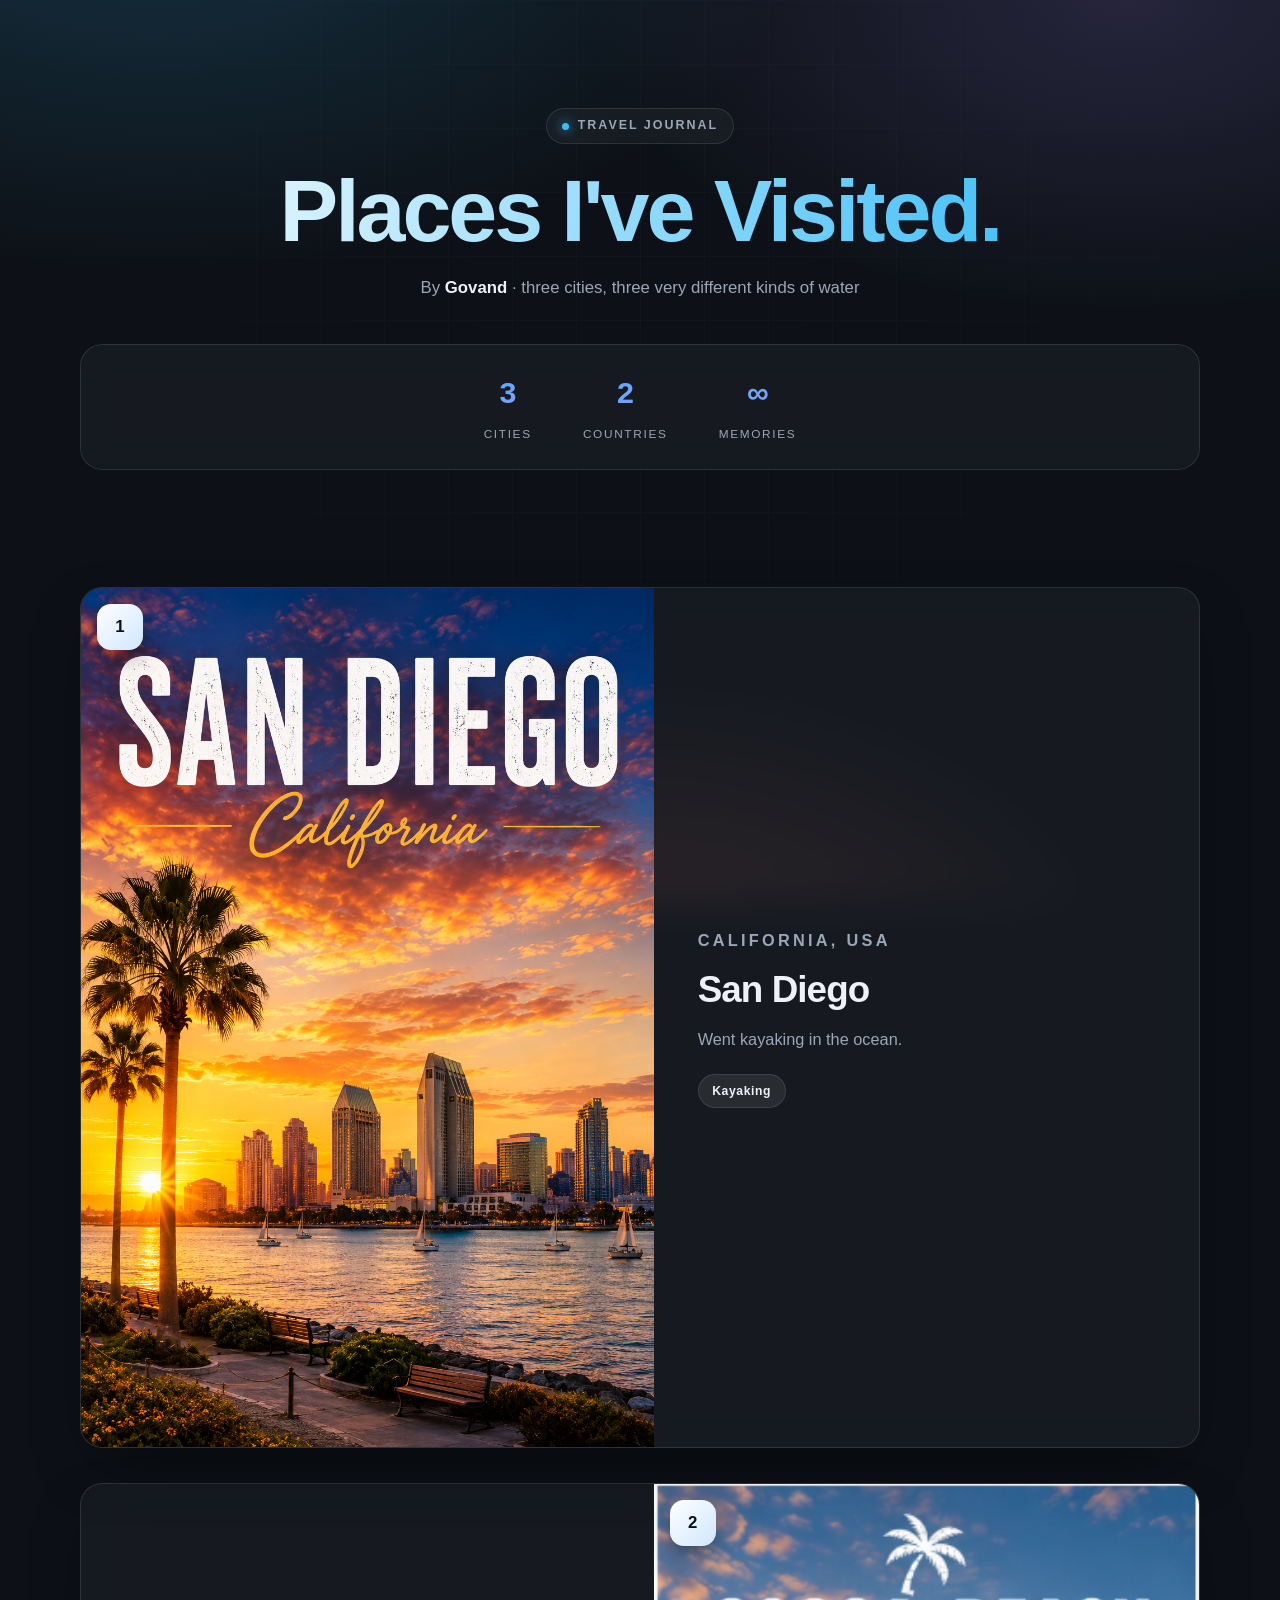
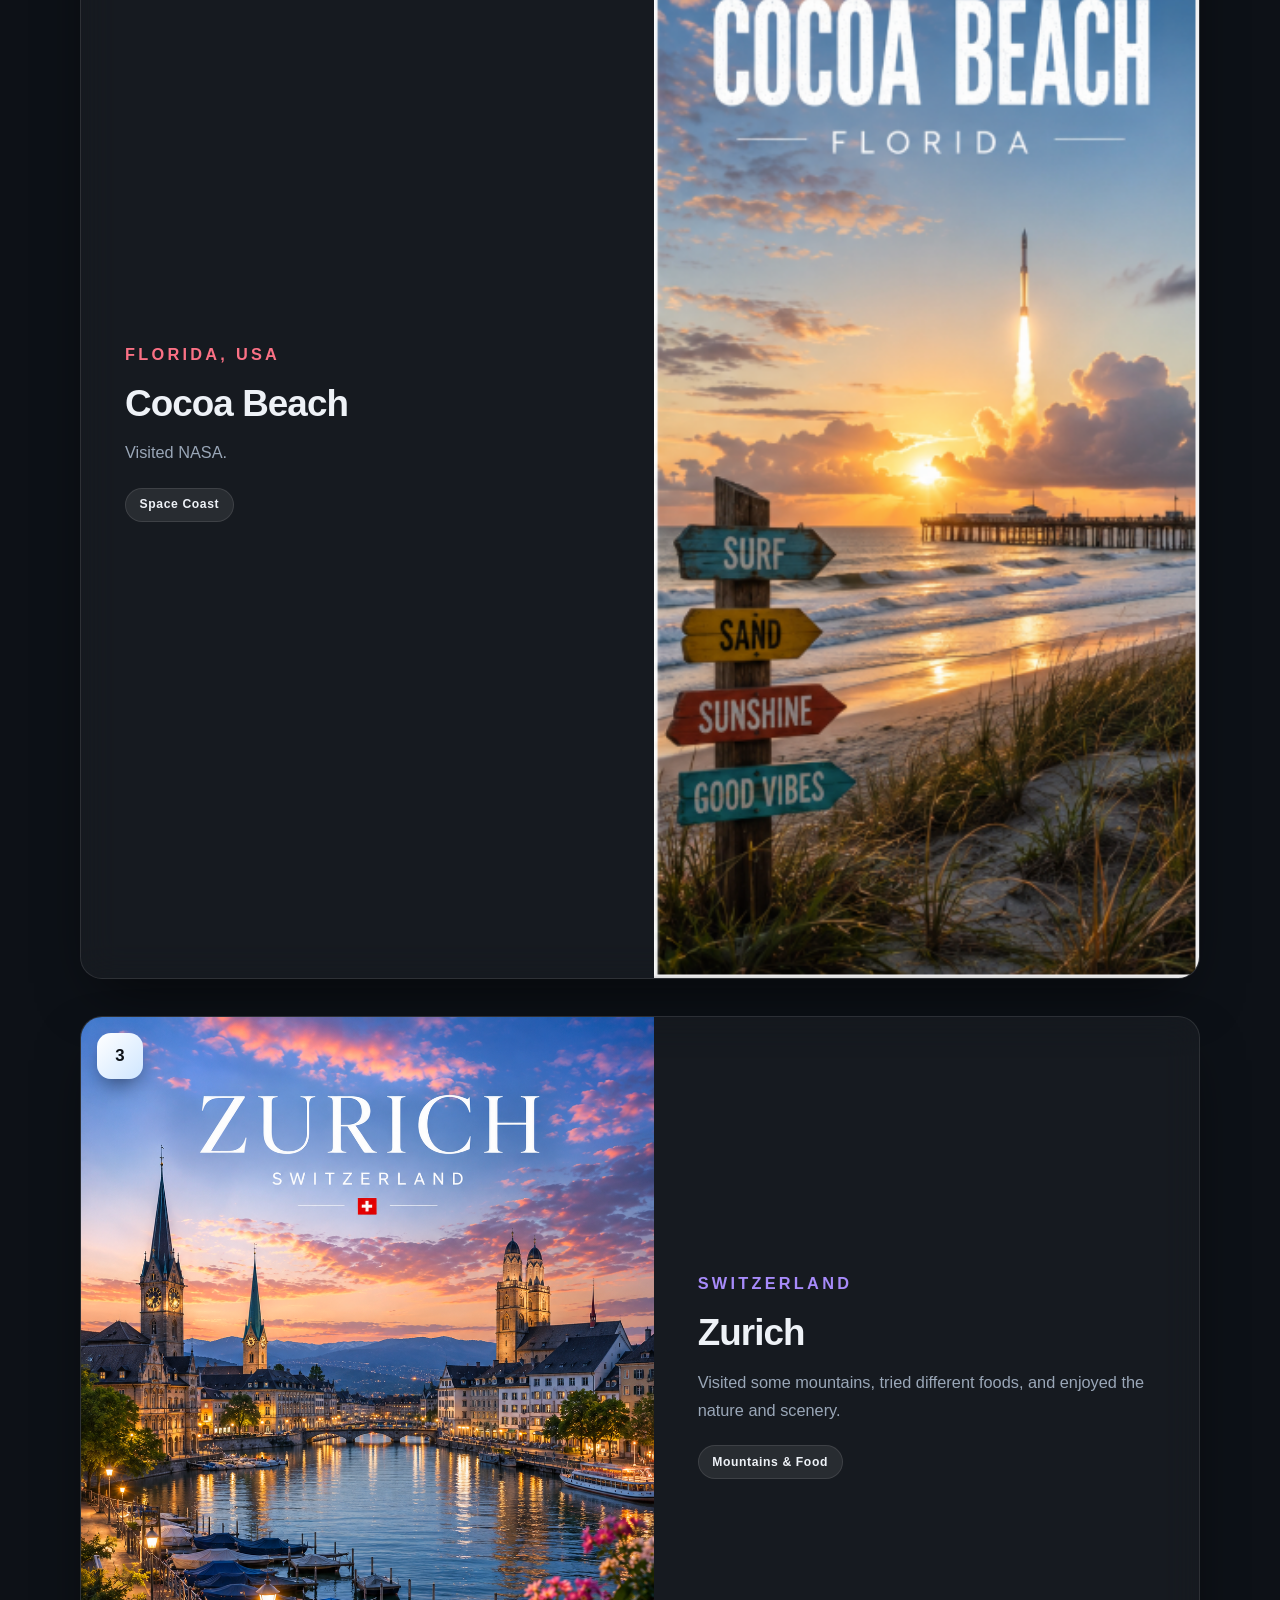
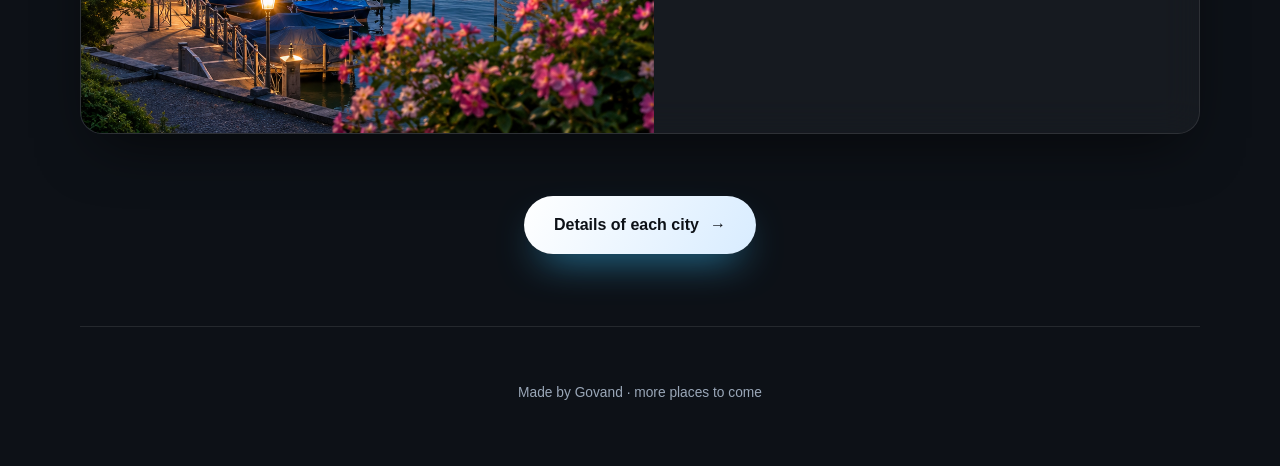
<file: index.html>
<!DOCTYPE html>
<html lang="en">
<head>
    <meta charset="UTF-8">
    <meta name="viewport" content="width=device-width, initial-scale=1.0">
    <title>Govand's favorite places</title>
    <link rel="stylesheet" href="style.css">
</head>
<body>

    <header class="hero wrap">
        <p class="eyebrow">Travel Journal</p>
        <h1>Places I've Visited.</h1>
        <p class="byline">By <strong>Govand</strong> &middot; three cities, three very different kinds of water</p>

        <div class="stats">
            <div class="stat"><b>3</b><span>Cities</span></div>
            <div class="stat"><b>2</b><span>Countries</span></div>
            <div class="stat"><b>&infin;</b><span>Memories</span></div>
        </div>
    </header>

    <main class="places wrap">

        <article class="place">
            <div class="place__media">
                <span class="place__num">1</span>
                <img src="images/san_diego.png" alt="San Diego">
            </div>
            <div class="place__body">
                <p class="place__region">California, USA</p>
                <h2>San Diego</h2>
                <p>Went kayaking in the ocean.</p>
                <span class="tag">Kayaking</span>
            </div>
        </article>

        <article class="place">
            <div class="place__media">
                <span class="place__num">2</span>
                <img src="images/cocoa_beach.png" alt="Cocoa Beach in Florida">
            </div>
            <div class="place__body">
                <p class="place__region">Florida, USA</p>
                <h2>Cocoa Beach</h2>
                <p>Visited NASA.</p>
                <span class="tag">Space Coast</span>
            </div>
        </article>

        <article class="place">
            <div class="place__media">
                <span class="place__num">3</span>
                <img src="images/zurich.png" alt="Zurich City in Switzerland">
            </div>
            <div class="place__body">
                <p class="place__region">Switzerland</p>
                <h2>Zurich</h2>
                <p>Visited some mountains, tried different foods, and enjoyed the nature and scenery.</p>
                <span class="tag">Mountains &amp; Food</span>
            </div>
        </article>

    </main>

    <div class="actions wrap">
        <a class="btn" href="details.html">Details of each city <span>&rarr;</span></a>
    </div>

    <footer class="footer wrap">
        <p>Made by Govand &middot; more places to come</p>
    </footer>

</body>
</html>
</file>
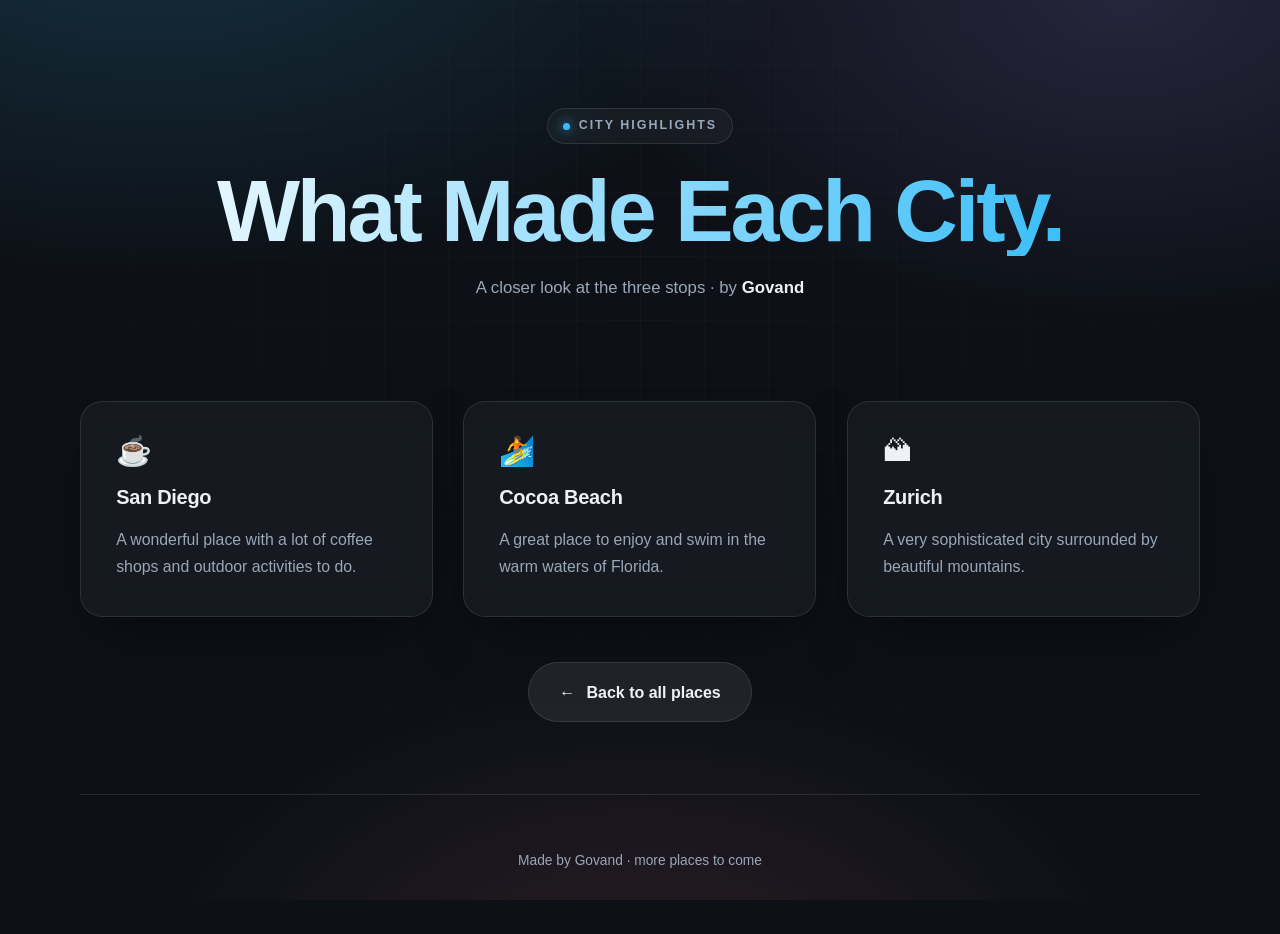
<file: details.html>
<!DOCTYPE html>
<html lang="en">
<head>
    <meta charset="UTF-8">
    <meta name="viewport" content="width=device-width, initial-scale=1.0">
    <title>Highlights</title>
    <link rel="stylesheet" href="style.css">
</head>
<body>

    <header class="hero wrap">
        <p class="eyebrow">City Highlights</p>
        <h1>What Made Each City.</h1>
        <p class="byline">A closer look at the three stops &middot; by <strong>Govand</strong></p>
    </header>

    <main class="highlights wrap">

        <article class="card">
            <div class="card__icon">&#9749;</div>
            <h2>San Diego</h2>
            <p>A wonderful place with a lot of coffee shops and outdoor activities to do.</p>
        </article>

        <article class="card">
            <div class="card__icon">&#127940;</div>
            <h2>Cocoa Beach</h2>
            <p>A great place to enjoy and swim in the warm waters of Florida.</p>
        </article>

        <article class="card">
            <div class="card__icon">&#127956;</div>
            <h2>Zurich</h2>
            <p>A very sophisticated city surrounded by beautiful mountains.</p>
        </article>

    </main>

    <div class="actions wrap">
        <a class="btn btn--ghost" href="index.html"><span>&larr;</span> Back to all places</a>
    </div>

    <footer class="footer wrap">
        <p>Made by Govand &middot; more places to come</p>
    </footer>

</body>
</html>
</file>
<file: style.css>
/* ==========================================================================
   Places I've Visited — stylesheet
   ========================================================================== */

/* --- Design tokens -------------------------------------------------------- */
:root {
    --bg: #0d1117;
    --bg-soft: #141b25;
    --surface: rgba(255, 255, 255, 0.04);
    --surface-strong: rgba(255, 255, 255, 0.08);
    --border: rgba(255, 255, 255, 0.10);
    --text: #eef2f7;
    --text-dim: #9aa7b8;

    --accent-1: #38bdf8;   /* ocean */
    --accent-2: #a78bfa;   /* dusk  */
    --accent-3: #fb7185;   /* coral */

    --radius: 22px;
    --radius-sm: 12px;
    --shadow: 0 24px 60px -20px rgba(0, 0, 0, 0.65);
    --ease: cubic-bezier(0.22, 1, 0.36, 1);
    --maxw: 1120px;
}

/* --- Reset ---------------------------------------------------------------- */
*,
*::before,
*::after { box-sizing: border-box; }

html { scroll-behavior: smooth; }

body {
    margin: 0;
    min-height: 100vh;
    font-family: "Inter", "Segoe UI", -apple-system, BlinkMacSystemFont, sans-serif;
    color: var(--text);
    background:
        radial-gradient(1100px 600px at 12% -10%, rgba(56, 189, 248, 0.18), transparent 60%),
        radial-gradient(900px 520px at 88% 0%, rgba(167, 139, 250, 0.16), transparent 60%),
        radial-gradient(800px 500px at 50% 110%, rgba(251, 113, 133, 0.12), transparent 60%),
        var(--bg);
    background-attachment: fixed;
    line-height: 1.7;
    -webkit-font-smoothing: antialiased;
}

/* Subtle animated grain / grid overlay */
body::before {
    content: "";
    position: fixed;
    inset: 0;
    pointer-events: none;
    z-index: 0;
    background-image:
        linear-gradient(rgba(255, 255, 255, 0.025) 1px, transparent 1px),
        linear-gradient(90deg, rgba(255, 255, 255, 0.025) 1px, transparent 1px);
    background-size: 64px 64px;
    mask-image: radial-gradient(circle at 50% 30%, #000 0%, transparent 78%);
    -webkit-mask-image: radial-gradient(circle at 50% 30%, #000 0%, transparent 78%);
}

/* --- Layout --------------------------------------------------------------- */
.wrap {
    position: relative;
    z-index: 1;
    width: min(100% - 2.5rem, var(--maxw));
    margin-inline: auto;
}

/* --- Hero ----------------------------------------------------------------- */
.hero {
    padding: clamp(4rem, 12vh, 8rem) 0 clamp(2.5rem, 6vh, 4rem);
    text-align: center;
}

.eyebrow {
    display: inline-flex;
    align-items: center;
    gap: 0.55rem;
    padding: 0.4rem 0.95rem;
    margin: 0 0 1.4rem;
    font-size: 0.78rem;
    font-weight: 600;
    letter-spacing: 0.16em;
    text-transform: uppercase;
    color: var(--text-dim);
    background: var(--surface);
    border: 1px solid var(--border);
    border-radius: 999px;
    backdrop-filter: blur(12px);
}

.eyebrow::before {
    content: "";
    width: 7px;
    height: 7px;
    border-radius: 50%;
    background: var(--accent-1);
    box-shadow: 0 0 12px var(--accent-1);
    animation: pulse 2.4s var(--ease) infinite;
}

@keyframes pulse {
    0%, 100% { opacity: 1;   transform: scale(1); }
    50%      { opacity: 0.4; transform: scale(0.75); }
}

.hero h1 {
    margin: 0;
    font-size: clamp(2.6rem, 8vw, 5.5rem);
    font-weight: 800;
    line-height: 1.02;
    letter-spacing: -0.035em;
    background: linear-gradient(100deg, #ffffff 0%, var(--accent-1) 45%, var(--accent-2) 75%, var(--accent-3) 100%);
    background-size: 200% auto;
    -webkit-background-clip: text;
    background-clip: text;
    color: transparent;
    animation: shimmer 9s linear infinite;
}

@keyframes shimmer {
    to { background-position: 200% center; }
}

.byline {
    margin: 1.1rem 0 0;
    font-size: 1.05rem;
    color: var(--text-dim);
}

.byline strong {
    color: var(--text);
    font-weight: 600;
}

/* --- Stats strip ---------------------------------------------------------- */
.stats {
    display: flex;
    flex-wrap: wrap;
    justify-content: center;
    gap: clamp(1rem, 4vw, 3.5rem);
    margin-top: 2.6rem;
    padding: 1.4rem clamp(1rem, 4vw, 2.5rem);
    background: var(--surface);
    border: 1px solid var(--border);
    border-radius: var(--radius);
    backdrop-filter: blur(16px);
}

.stat { text-align: center; }

.stat b {
    display: block;
    font-size: 1.9rem;
    font-weight: 800;
    letter-spacing: -0.02em;
    background: linear-gradient(120deg, var(--accent-1), var(--accent-2));
    -webkit-background-clip: text;
    background-clip: text;
    color: transparent;
}

.stat span {
    font-size: 0.74rem;
    letter-spacing: 0.14em;
    text-transform: uppercase;
    color: var(--text-dim);
}

/* --- Place cards ---------------------------------------------------------- */
.places {
    display: grid;
    gap: clamp(1.5rem, 3vw, 2.25rem);
    padding: clamp(2.5rem, 7vh, 5rem) 0;
}

.place {
    position: relative;
    display: grid;
    grid-template-columns: 1.05fr 1fr;
    align-items: stretch;
    overflow: hidden;
    background: var(--surface);
    border: 1px solid var(--border);
    border-radius: var(--radius);
    box-shadow: var(--shadow);
    backdrop-filter: blur(18px);
    transition: transform 0.55s var(--ease), border-color 0.4s var(--ease),
                box-shadow 0.55s var(--ease);
    animation: rise 0.9s var(--ease) both;
}

.place:nth-child(2) { animation-delay: 0.12s; }
.place:nth-child(3) { animation-delay: 0.24s; }

/* Alternate the image side for rhythm */
.place:nth-child(even) .place__media { order: 2; }

@keyframes rise {
    from { opacity: 0; transform: translateY(38px) scale(0.985); }
    to   { opacity: 1; transform: none; }
}

.place:hover {
    transform: translateY(-8px);
    border-color: rgba(255, 255, 255, 0.22);
    box-shadow: 0 34px 80px -24px rgba(0, 0, 0, 0.8);
}

/* Gradient edge that lights up on hover */
.place::after {
    content: "";
    position: absolute;
    inset: 0;
    border-radius: inherit;
    padding: 1px;
    background: linear-gradient(120deg, var(--accent-1), var(--accent-2), var(--accent-3));
    -webkit-mask: linear-gradient(#000 0 0) content-box, linear-gradient(#000 0 0);
    -webkit-mask-composite: xor;
    mask: linear-gradient(#000 0 0) content-box, linear-gradient(#000 0 0);
    mask-composite: exclude;
    opacity: 0;
    transition: opacity 0.45s var(--ease);
    pointer-events: none;
}

.place:hover::after { opacity: 0.85; }

.place__media {
    position: relative;
    overflow: hidden;
    min-height: 320px;
}

.place__media img {
    width: 100%;
    height: 100%;
    object-fit: cover;
    display: block;
    filter: saturate(1.05);
    transition: transform 1s var(--ease), filter 0.6s var(--ease);
}

.place:hover .place__media img {
    transform: scale(1.07);
    filter: saturate(1.2) contrast(1.04);
}

.place__num {
    position: absolute;
    top: 1rem;
    left: 1rem;
    z-index: 2;
    display: grid;
    place-items: center;
    width: 46px;
    height: 46px;
    font-size: 1.05rem;
    font-weight: 800;
    border-radius: 14px;
    color: #0d1117;
    background: linear-gradient(135deg, #ffffff, #cfe6ff);
    box-shadow: 0 10px 24px -8px rgba(0, 0, 0, 0.7);
}

.place__body {
    display: flex;
    flex-direction: column;
    justify-content: center;
    gap: 0.9rem;
    padding: clamp(1.6rem, 3.5vw, 2.75rem);
}

.place__region {
    font-size: 0.72rem;
    font-weight: 700;
    letter-spacing: 0.2em;
    text-transform: uppercase;
    color: var(--accent-1);
}

.place:nth-child(2) .place__region { color: var(--accent-3); }
.place:nth-child(3) .place__region { color: var(--accent-2); }

.place__body h2 {
    margin: 0;
    font-size: clamp(1.6rem, 3.2vw, 2.3rem);
    font-weight: 750;
    letter-spacing: -0.025em;
    line-height: 1.15;
}

.place__body p {
    margin: 0;
    color: var(--text-dim);
    font-size: 1.02rem;
}

.tag {
    align-self: flex-start;
    margin-top: 0.4rem;
    padding: 0.35rem 0.85rem;
    font-size: 0.76rem;
    font-weight: 600;
    letter-spacing: 0.05em;
    color: var(--text);
    background: var(--surface-strong);
    border: 1px solid var(--border);
    border-radius: 999px;
}

/* --- Highlight cards (details page) --------------------------------------- */
.highlights {
    display: grid;
    grid-template-columns: repeat(auto-fit, minmax(280px, 1fr));
    gap: clamp(1.25rem, 2.5vw, 1.9rem);
    padding: clamp(2rem, 5vh, 3.5rem) 0;
}

.card {
    position: relative;
    display: flex;
    flex-direction: column;
    gap: 0.85rem;
    padding: clamp(1.6rem, 3vw, 2.2rem);
    background: var(--surface);
    border: 1px solid var(--border);
    border-radius: var(--radius);
    box-shadow: var(--shadow);
    backdrop-filter: blur(18px);
    overflow: hidden;
    transition: transform 0.5s var(--ease), border-color 0.4s var(--ease);
    animation: rise 0.85s var(--ease) both;
}

.card:nth-child(2) { animation-delay: 0.1s; }
.card:nth-child(3) { animation-delay: 0.2s; }

.card::before {
    content: "";
    position: absolute;
    inset: 0 0 auto 0;
    height: 3px;
    background: linear-gradient(90deg, var(--accent-1), var(--accent-2), var(--accent-3));
    transform: scaleX(0);
    transform-origin: left;
    transition: transform 0.6s var(--ease);
}

.card:hover { transform: translateY(-6px); border-color: rgba(255, 255, 255, 0.2); }
.card:hover::before { transform: scaleX(1); }

.card__icon {
    font-size: 1.8rem;
    line-height: 1;
}

.card h2 {
    margin: 0;
    font-size: 1.25rem;
    font-weight: 700;
    letter-spacing: -0.015em;
}

.card p {
    margin: 0;
    color: var(--text-dim);
    font-size: 0.99rem;
}

/* --- Buttons / links ------------------------------------------------------ */
.actions {
    display: flex;
    justify-content: center;
    padding-bottom: clamp(3rem, 8vh, 5rem);
}

.btn {
    position: relative;
    display: inline-flex;
    align-items: center;
    gap: 0.7rem;
    padding: 0.95rem 1.9rem;
    font-size: 1rem;
    font-weight: 650;
    text-decoration: none;
    color: #0d1117;
    background: linear-gradient(120deg, #ffffff, #d8ecff);
    border-radius: 999px;
    box-shadow: 0 18px 40px -16px rgba(56, 189, 248, 0.75);
    transition: transform 0.35s var(--ease), box-shadow 0.35s var(--ease);
    overflow: hidden;
}

.btn span {
    transition: transform 0.35s var(--ease);
}

.btn:hover {
    transform: translateY(-3px);
    box-shadow: 0 24px 52px -16px rgba(167, 139, 250, 0.85);
}

.btn:hover span { transform: translateX(4px); }

.btn--ghost {
    color: var(--text);
    background: var(--surface-strong);
    border: 1px solid var(--border);
    box-shadow: none;
    backdrop-filter: blur(12px);
}

.btn--ghost:hover {
    background: rgba(255, 255, 255, 0.14);
    box-shadow: 0 18px 40px -20px rgba(0, 0, 0, 0.8);
}

/* Back-arrow leads left instead of right */
.btn--ghost:hover span { transform: translateX(-4px); }

/* --- Footer --------------------------------------------------------------- */
.footer {
    padding: 2.5rem 0 3rem;
    text-align: center;
    font-size: 0.86rem;
    color: var(--text-dim);
    border-top: 1px solid var(--border);
}

/* --- Focus states (accessibility) ----------------------------------------- */
a:focus-visible {
    outline: 2px solid var(--accent-1);
    outline-offset: 4px;
    border-radius: 6px;
}

/* --- Responsive ----------------------------------------------------------- */
@media (max-width: 820px) {
    .place {
        grid-template-columns: 1fr;
    }
    .place:nth-child(even) .place__media { order: 0; }
    .place__media { min-height: 240px; }
}

@media (prefers-reduced-motion: reduce) {
    *,
    *::before,
    *::after {
        animation-duration: 0.01ms !important;
        animation-iteration-count: 1 !important;
        transition-duration: 0.01ms !important;
        scroll-behavior: auto !important;
    }
}
</file>
